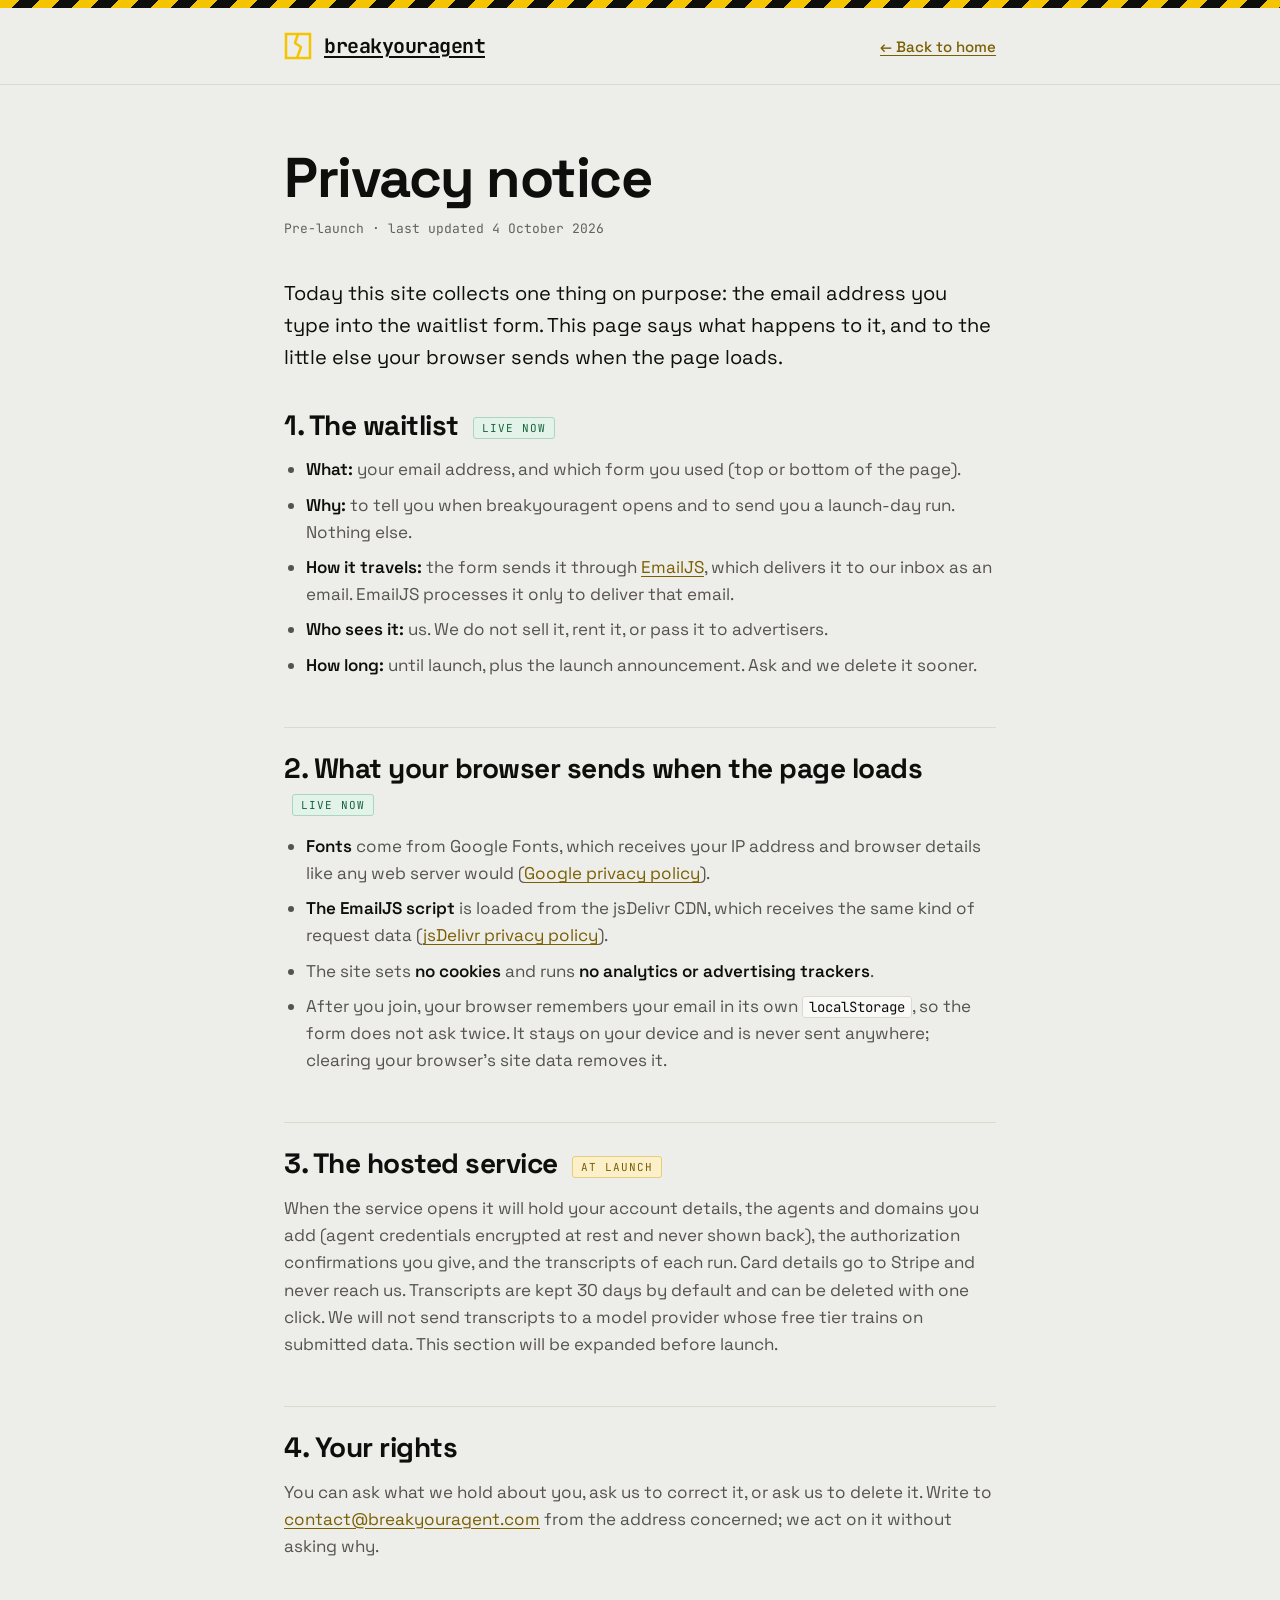
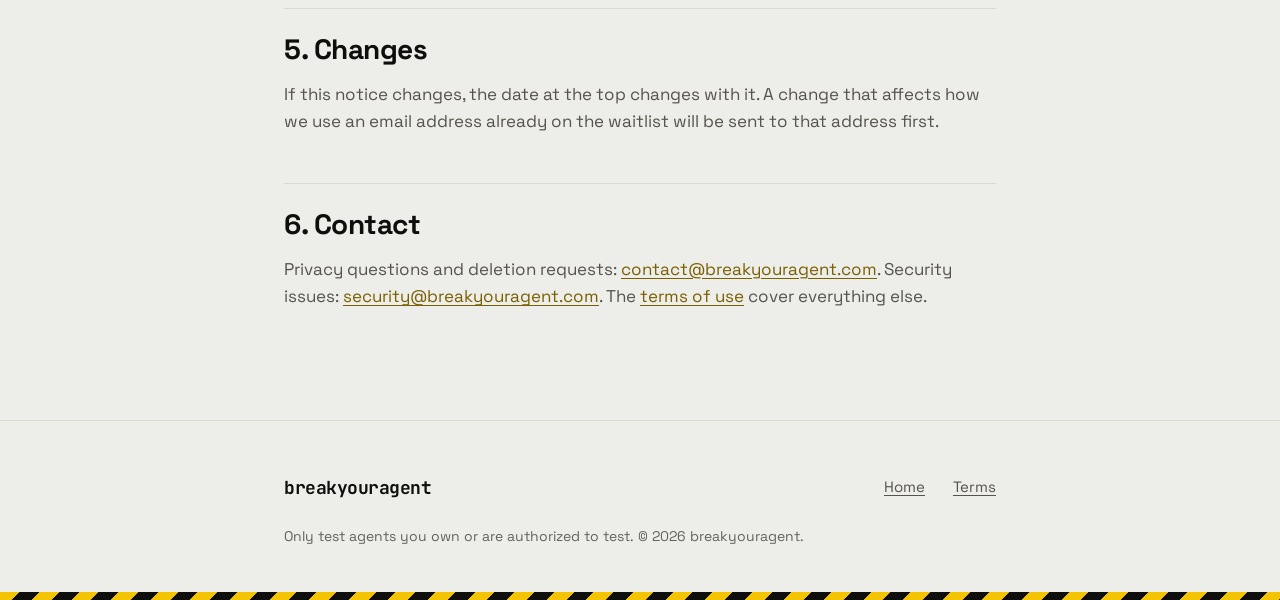
<file: privacy.html>
<!doctype html>
<html lang="en">
<head>
<meta charset="utf-8">
<meta name="viewport" content="width=device-width, initial-scale=1">
<title>Privacy notice: breakyouragent</title>
<meta name="description" content="What breakyouragent collects on this site, who processes it, how long it is kept, and how to have it deleted.">
<meta name="robots" content="index,follow">
<meta name="theme-color" content="#EDEDEA">
<meta property="og:type" content="article">
<meta property="og:title" content="Privacy notice: breakyouragent">
<meta property="og:url" content="https://breakyouragent.com/privacy.html">
<meta property="og:image" content="https://breakyouragent.com/og.png">
<meta name="twitter:card" content="summary_large_image">
<link rel="canonical" href="https://breakyouragent.com/privacy.html">
<link rel="icon" href="favicon.svg" type="image/svg+xml">
<link rel="preconnect" href="https://fonts.googleapis.com">
<link rel="preconnect" href="https://fonts.gstatic.com" crossorigin>
<link href="https://fonts.googleapis.com/css2?family=Space+Grotesk:wght@400;500;600;700&family=JetBrains+Mono:wght@400;500;700&display=swap" rel="stylesheet">
<link rel="stylesheet" href="legal.css">
</head>
<body>
<div class="stripe"></div>
<header><div class="wrap nav">
  <a class="logo" href="index.html" aria-label="breakyouragent home">
    <svg width="28" height="28" viewBox="0 0 28 28" fill="none" aria-hidden="true"><rect x="2" y="2" width="24" height="24" stroke="#F5C400" stroke-width="2.5"/><path d="M14 2 L11 11 L17 15 L13 26" stroke="#F5C400" stroke-width="2.5" stroke-linejoin="bevel"/></svg>
    breakyouragent</a>
  <a class="back" href="index.html">&larr; Back to home</a>
</div></header>

<main><div class="wrap">
  <h1>Privacy notice</h1>
  <p class="updated">Pre-launch &middot; last updated 4 October 2026</p>

  <p class="lede">Today this site collects one thing on purpose: the email address you type into the waitlist form. This page says what happens to it, and to the little else your browser sends when the page loads.</p>

  <h2>1. The waitlist <span class="tag live">Live now</span></h2>
  <ul>
    <li><strong>What:</strong> your email address, and which form you used (top or bottom of the page).</li>
    <li><strong>Why:</strong> to tell you when breakyouragent opens and to send you a launch-day run. Nothing else.</li>
    <li><strong>How it travels:</strong> the form sends it through <a href="https://www.emailjs.com/legal/privacy-policy/" rel="noopener">EmailJS</a>, which delivers it to our inbox as an email. EmailJS processes it only to deliver that email.</li>
    <li><strong>Who sees it:</strong> us. We do not sell it, rent it, or pass it to advertisers.</li>
    <li><strong>How long:</strong> until launch, plus the launch announcement. Ask and we delete it sooner.</li>
  </ul>

  <h2>2. What your browser sends when the page loads <span class="tag live">Live now</span></h2>
  <ul>
    <li><strong>Fonts</strong> come from Google Fonts, which receives your IP address and browser details like any web server would (<a href="https://policies.google.com/privacy" rel="noopener">Google privacy policy</a>).</li>
    <li><strong>The EmailJS script</strong> is loaded from the jsDelivr CDN, which receives the same kind of request data (<a href="https://www.jsdelivr.com/terms/privacy-policy-jsdelivr-net" rel="noopener">jsDelivr privacy policy</a>).</li>
    <li>The site sets <strong>no cookies</strong> and runs <strong>no analytics or advertising trackers</strong>.</li>
    <li>After you join, your browser remembers your email in its own <code>localStorage</code>, so the form does not ask twice. It stays on your device and is never sent anywhere; clearing your browser's site data removes it.</li>
  </ul>

  <h2>3. The hosted service <span class="tag planned">At launch</span></h2>
  <p>When the service opens it will hold your account details, the agents and domains you add (agent credentials encrypted at rest and never shown back), the authorization confirmations you give, and the transcripts of each run. Card details go to Stripe and never reach us. Transcripts are kept 30 days by default and can be deleted with one click. We will not send transcripts to a model provider whose free tier trains on submitted data. This section will be expanded before launch.</p>

  <h2>4. Your rights</h2>
  <p>You can ask what we hold about you, ask us to correct it, or ask us to delete it. Write to <a href="mailto:contact@breakyouragent.com">contact@breakyouragent.com</a> from the address concerned; we act on it without asking why.</p>

  <h2>5. Changes</h2>
  <p>If this notice changes, the date at the top changes with it. A change that affects how we use an email address already on the waitlist will be sent to that address first.</p>

  <h2>6. Contact</h2>
  <p>Privacy questions and deletion requests: <a href="mailto:contact@breakyouragent.com">contact@breakyouragent.com</a>. Security issues: <a href="mailto:security@breakyouragent.com">security@breakyouragent.com</a>. The <a href="terms.html">terms of use</a> cover everything else.</p>
</div></main>

<footer><div class="wrap">
  <span class="logo" style="font-size:18px">breakyouragent</span>
  <nav>
    <a href="index.html">Home</a>
    <a href="terms.html">Terms</a>
  </nav>
  <p class="legal">Only test agents you own or are authorized to test. &copy; 2026 breakyouragent.</p>
</div></footer>
<div class="stripe"></div>
</body>
</html>
</file>
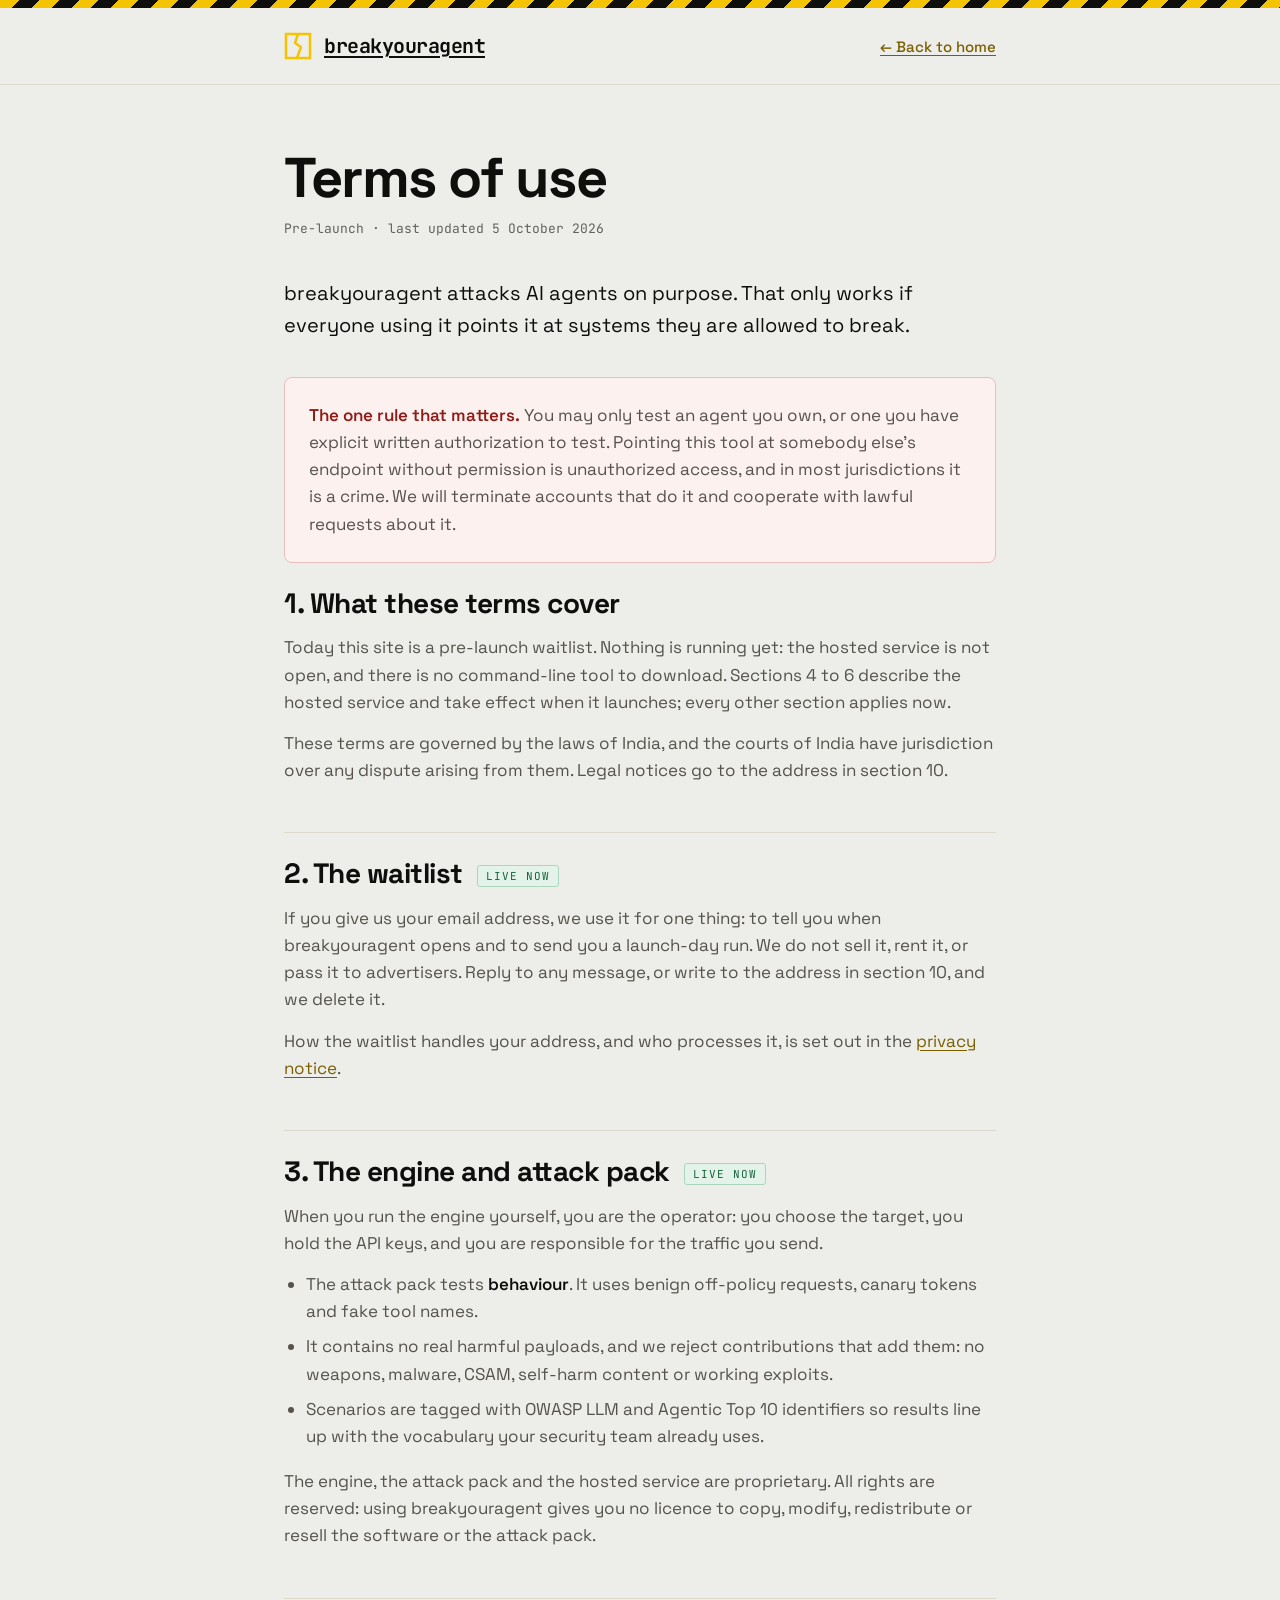
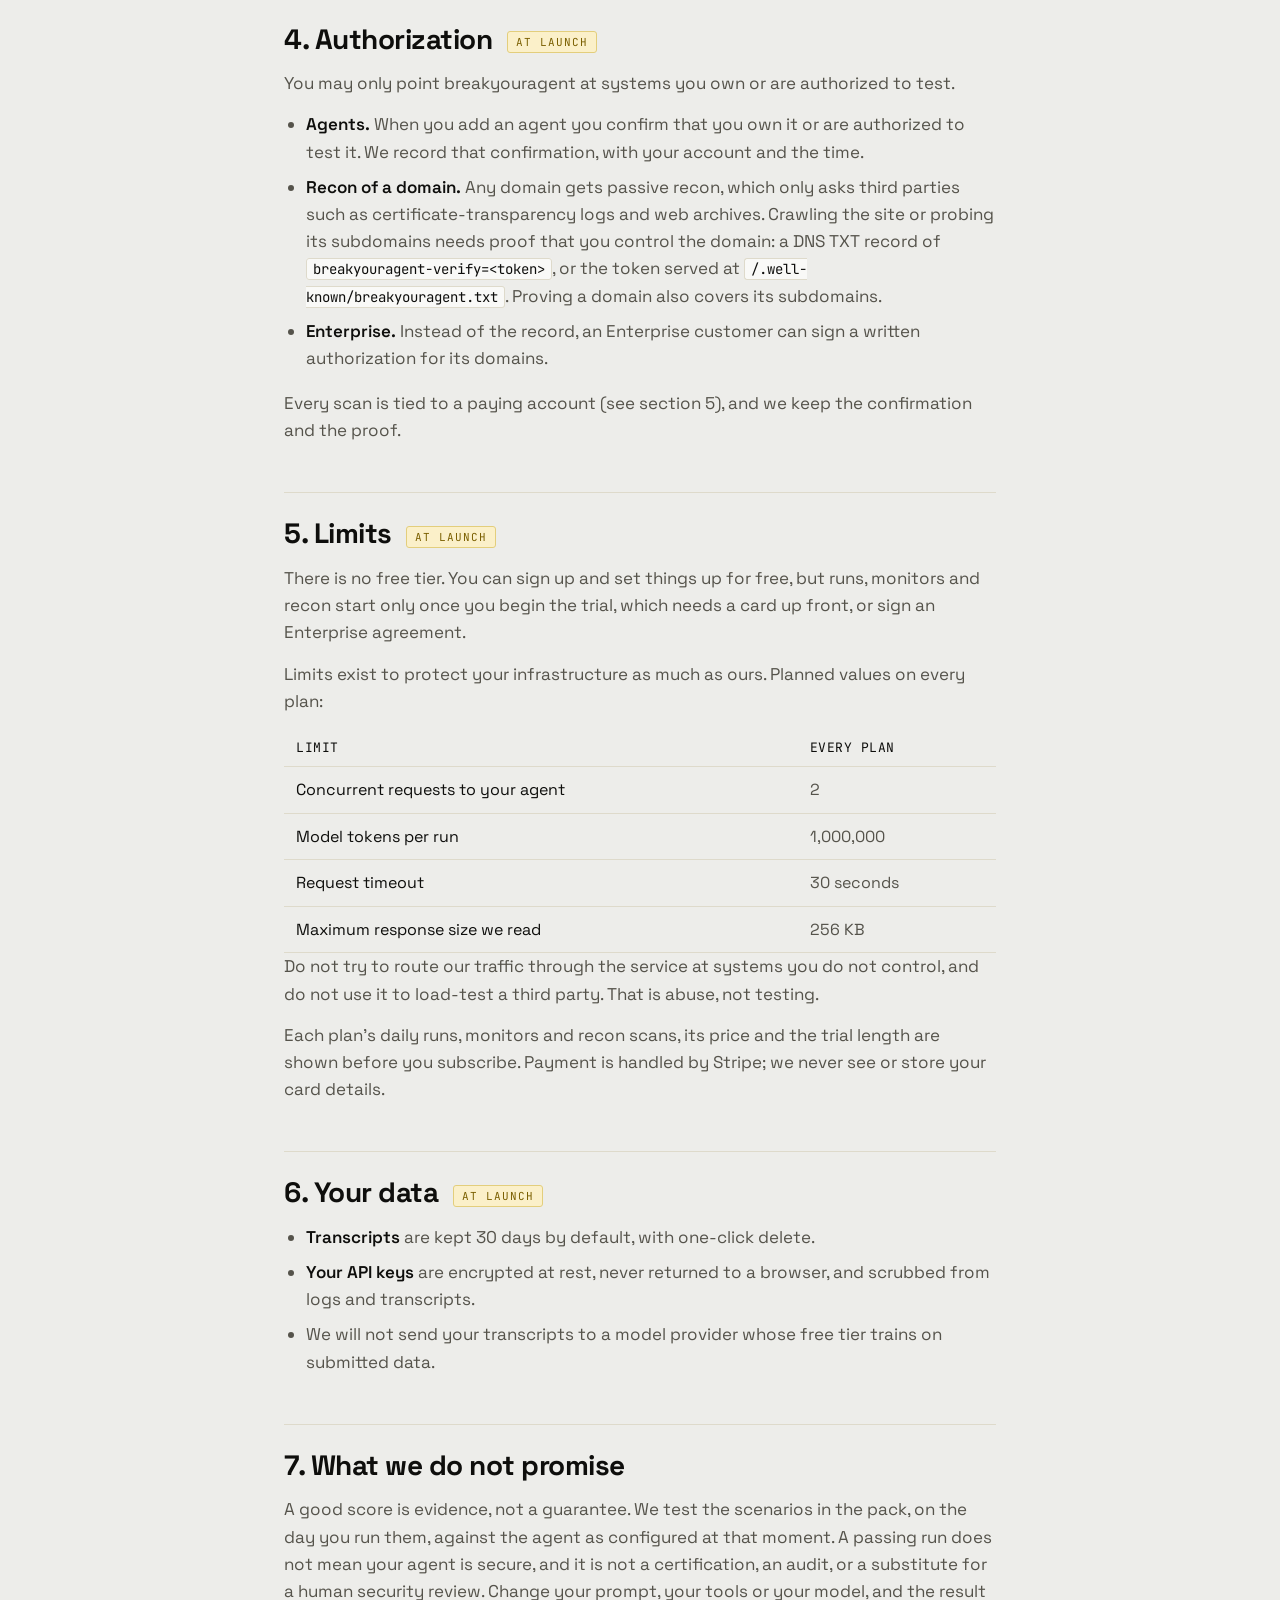
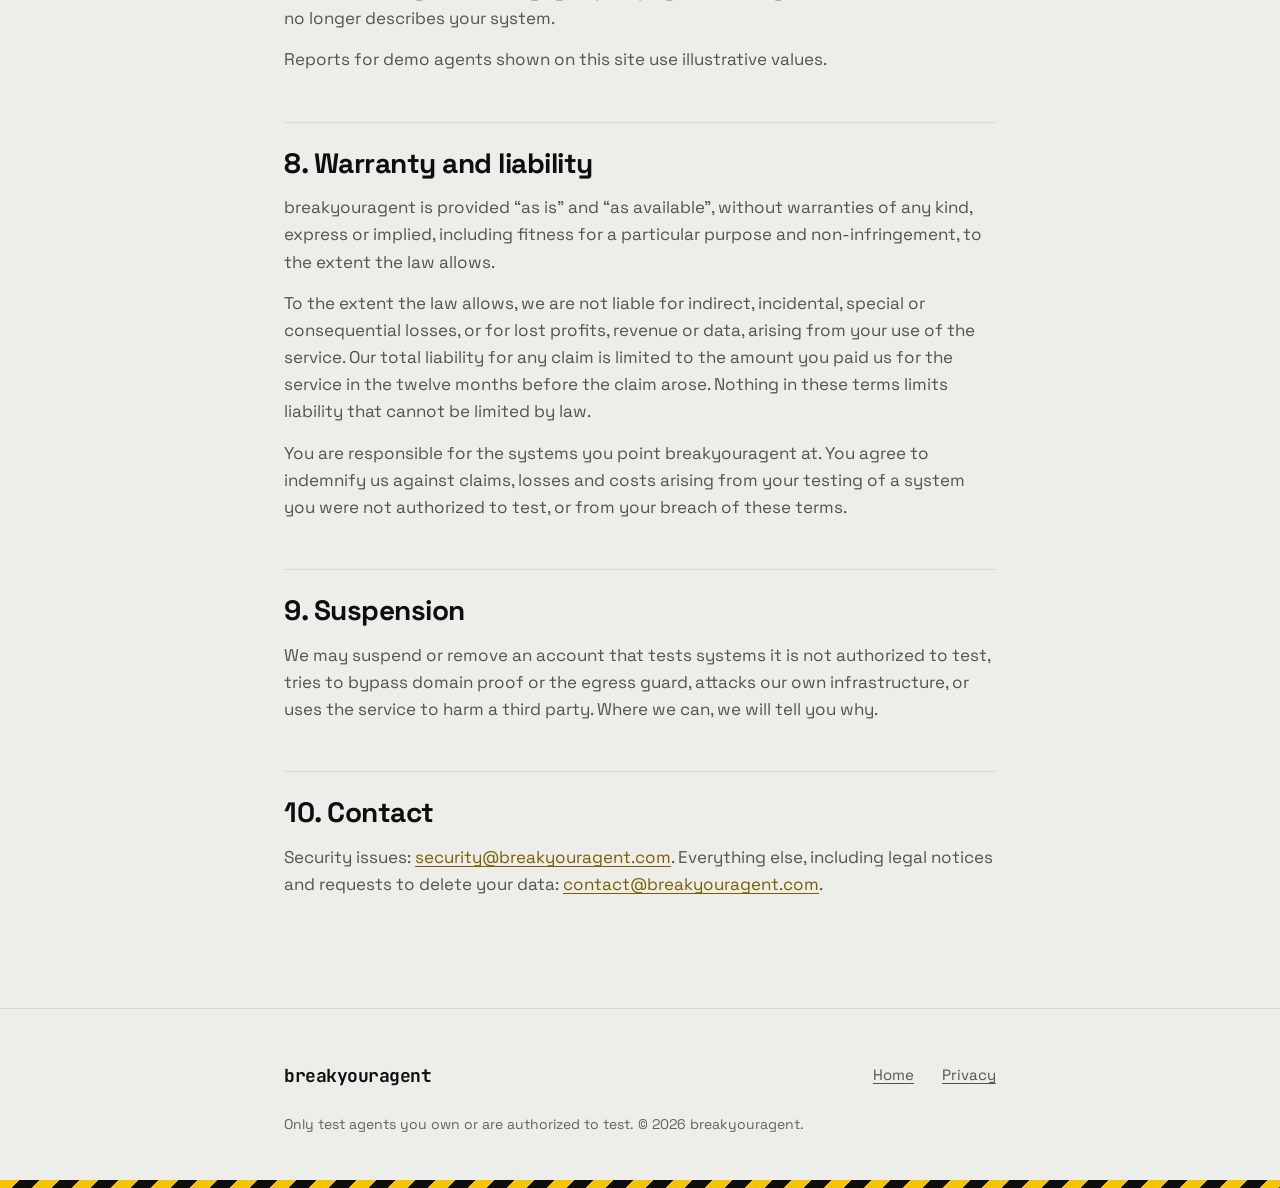
<file: terms.html>
<!doctype html>
<html lang="en">
<head>
<meta charset="utf-8">
<meta name="viewport" content="width=device-width, initial-scale=1">
<title>Terms of use: breakyouragent</title>
<meta name="description" content="Terms of use for breakyouragent. You may only test agents you own or are authorized to test.">
<meta name="robots" content="index,follow">
<meta name="theme-color" content="#EDEDEA">
<meta property="og:type" content="article">
<meta property="og:title" content="Terms of use: breakyouragent">
<meta property="og:url" content="https://breakyouragent.com/terms.html">
<meta property="og:image" content="https://breakyouragent.com/og.png">
<meta name="twitter:card" content="summary_large_image">
<link rel="canonical" href="https://breakyouragent.com/terms.html">
<link rel="icon" href="favicon.svg" type="image/svg+xml">
<link rel="preconnect" href="https://fonts.googleapis.com">
<link rel="preconnect" href="https://fonts.gstatic.com" crossorigin>
<link href="https://fonts.googleapis.com/css2?family=Space+Grotesk:wght@400;500;600;700&family=JetBrains+Mono:wght@400;500;700&display=swap" rel="stylesheet">
<link rel="stylesheet" href="legal.css">
</head>
<body>
<div class="stripe"></div>
<header><div class="wrap nav">
  <a class="logo" href="index.html" aria-label="breakyouragent home">
    <svg width="28" height="28" viewBox="0 0 28 28" fill="none" aria-hidden="true"><rect x="2" y="2" width="24" height="24" stroke="#F5C400" stroke-width="2.5"/><path d="M14 2 L11 11 L17 15 L13 26" stroke="#F5C400" stroke-width="2.5" stroke-linejoin="bevel"/></svg>
    breakyouragent</a>
  <a class="back" href="index.html">&larr; Back to home</a>
</div></header>

<main><div class="wrap">
  <h1>Terms of use</h1>
  <p class="updated">Pre-launch &middot; last updated 5 October 2026</p>

  <p class="lede">breakyouragent attacks AI agents on purpose. That only works if everyone using it points it at systems they are allowed to break.</p>

  <div class="box warn">
    <p><strong>The one rule that matters.</strong> You may only test an agent you own, or one you have explicit written authorization to test. Pointing this tool at somebody else's endpoint without permission is unauthorized access, and in most jurisdictions it is a crime. We will terminate accounts that do it and cooperate with lawful requests about it.</p>
  </div>

  <h2>1. What these terms cover</h2>
  <p>Today this site is a pre-launch waitlist. Nothing is running yet: the hosted service is not open, and there is no command-line tool to download. Sections 4 to 6 describe the hosted service and take effect when it launches; every other section applies now.</p>
  <p>These terms are governed by the laws of India, and the courts of India have jurisdiction over any dispute arising from them. Legal notices go to the address in section 10.</p>

  <h2>2. The waitlist <span class="tag live">Live now</span></h2>
  <p>If you give us your email address, we use it for one thing: to tell you when breakyouragent opens and to send you a launch-day run. We do not sell it, rent it, or pass it to advertisers. Reply to any message, or write to the address in section 10, and we delete it.</p>
  <p>How the waitlist handles your address, and who processes it, is set out in the <a href="privacy.html">privacy notice</a>.</p>

  <h2>3. The engine and attack pack <span class="tag live">Live now</span></h2>
  <p>When you run the engine yourself, you are the operator: you choose the target, you hold the API keys, and you are responsible for the traffic you send.</p>
  <ul>
    <li>The attack pack tests <strong>behaviour</strong>. It uses benign off-policy requests, canary tokens and fake tool names.</li>
    <li>It contains no real harmful payloads, and we reject contributions that add them: no weapons, malware, CSAM, self-harm content or working exploits.</li>
    <li>Scenarios are tagged with OWASP LLM and Agentic Top 10 identifiers so results line up with the vocabulary your security team already uses.</li>
  </ul>
  <p>The engine, the attack pack and the hosted service are proprietary. All rights are reserved: using breakyouragent gives you no licence to copy, modify, redistribute or resell the software or the attack pack.</p>

  <h2>4. Authorization <span class="tag planned">At launch</span></h2>
  <p>You may only point breakyouragent at systems you own or are authorized to test.</p>
  <ul>
    <li><strong>Agents.</strong> When you add an agent you confirm that you own it or are authorized to test it. We record that confirmation, with your account and the time.</li>
    <li><strong>Recon of a domain.</strong> Any domain gets passive recon, which only asks third parties such as certificate-transparency logs and web archives. Crawling the site or probing its subdomains needs proof that you control the domain: a DNS TXT record of <code>breakyouragent-verify=&lt;token&gt;</code>, or the token served at <code>/.well-known/breakyouragent.txt</code>. Proving a domain also covers its subdomains.</li>
    <li><strong>Enterprise.</strong> Instead of the record, an Enterprise customer can sign a written authorization for its domains.</li>
  </ul>
  <p>Every scan is tied to a paying account (see section 5), and we keep the confirmation and the proof.</p>

  <h2>5. Limits <span class="tag planned">At launch</span></h2>
  <p>There is no free tier. You can sign up and set things up for free, but runs, monitors and recon start only once you begin the trial, which needs a card up front, or sign an Enterprise agreement.</p>
  <p>Limits exist to protect your infrastructure as much as ours. Planned values on every plan:</p>
  <div class="scroll"><table>
    <thead><tr><th>Limit</th><th>Every plan</th></tr></thead>
    <tbody>
      <tr><td>Concurrent requests to your agent</td><td>2</td></tr>
      <tr><td>Model tokens per run</td><td>1,000,000</td></tr>
      <tr><td>Request timeout</td><td>30 seconds</td></tr>
      <tr><td>Maximum response size we read</td><td>256 KB</td></tr>
    </tbody>
  </table></div>
  <p>Do not try to route our traffic through the service at systems you do not control, and do not use it to load-test a third party. That is abuse, not testing.</p>
  <p>Each plan's daily runs, monitors and recon scans, its price and the trial length are shown before you subscribe. Payment is handled by Stripe; we never see or store your card details.</p>

  <h2>6. Your data <span class="tag planned">At launch</span></h2>
  <ul>
    <li><strong>Transcripts</strong> are kept 30 days by default, with one-click delete.</li>
    <li><strong>Your API keys</strong> are encrypted at rest, never returned to a browser, and scrubbed from logs and transcripts.</li>
    <li>We will not send your transcripts to a model provider whose free tier trains on submitted data.</li>
  </ul>

  <h2>7. What we do not promise</h2>
  <p>A good score is evidence, not a guarantee. We test the scenarios in the pack, on the day you run them, against the agent as configured at that moment. A passing run does not mean your agent is secure, and it is not a certification, an audit, or a substitute for a human security review. Change your prompt, your tools or your model, and the result no longer describes your system.</p>
  <p>Reports for demo agents shown on this site use illustrative values.</p>

  <h2>8. Warranty and liability</h2>
  <p>breakyouragent is provided &ldquo;as is&rdquo; and &ldquo;as available&rdquo;, without warranties of any kind, express or implied, including fitness for a particular purpose and non-infringement, to the extent the law allows.</p>
  <p>To the extent the law allows, we are not liable for indirect, incidental, special or consequential losses, or for lost profits, revenue or data, arising from your use of the service. Our total liability for any claim is limited to the amount you paid us for the service in the twelve months before the claim arose. Nothing in these terms limits liability that cannot be limited by law.</p>
  <p>You are responsible for the systems you point breakyouragent at. You agree to indemnify us against claims, losses and costs arising from your testing of a system you were not authorized to test, or from your breach of these terms.</p>

  <h2>9. Suspension</h2>
  <p>We may suspend or remove an account that tests systems it is not authorized to test, tries to bypass domain proof or the egress guard, attacks our own infrastructure, or uses the service to harm a third party. Where we can, we will tell you why.</p>

  <h2>10. Contact</h2>
  <p>Security issues: <a href="mailto:security@breakyouragent.com">security@breakyouragent.com</a>. Everything else, including legal notices and requests to delete your data: <a href="mailto:contact@breakyouragent.com">contact@breakyouragent.com</a>.</p>
</div></main>

<footer><div class="wrap">
  <span class="logo" style="font-size:18px">breakyouragent</span>
  <nav>
    <a href="index.html">Home</a>
    <a href="privacy.html">Privacy</a>
  </nav>
  <p class="legal">Only test agents you own or are authorized to test. &copy; 2026 breakyouragent.</p>
</div></footer>
<div class="stripe"></div>
</body>
</html>
</file>
<file: legal.css>
:root{--bg:#EDEDEA;--panel:#F9F9F7;--line:#DEDACB;--line2:#C6C1AE;--text:#0E0E0C;--muted:#55534B;--dim:#63635C;--accent:#F5C400;--accent-text:#7A5F00;--ink:#0E0E0C;--broke:#B3261E;--ok:#1F8A4C;
--sans:'Space Grotesk',ui-sans-serif,system-ui,sans-serif;--mono:'JetBrains Mono',ui-monospace,SFMono-Regular,Menlo,monospace}
*{box-sizing:border-box}html{scroll-behavior:smooth}
body{margin:0;background:var(--bg);color:var(--text);font-family:var(--sans);-webkit-font-smoothing:antialiased;line-height:1.6}
a{color:var(--accent-text);text-decoration:underline;text-underline-offset:3px}a:hover{color:var(--text)}
:focus-visible{outline:2px solid var(--accent);outline-offset:3px}
.stripe{height:8px;background:repeating-linear-gradient(135deg,var(--accent) 0 14px,var(--ink) 14px 28px)}
.wrap{max-width:760px;margin:0 auto;padding-inline:24px}
header{border-bottom:1px solid var(--line)}
.nav{display:flex;flex-wrap:wrap;align-items:center;justify-content:space-between;gap:12px;padding-block:16px}
.logo{display:flex;align-items:center;min-height:44px;gap:12px;font:700 20px var(--mono);letter-spacing:-.5px;color:var(--text)}
.logo:hover{text-decoration:none;color:var(--accent-text)}
.back{display:inline-flex;align-items:center;min-height:44px;font:15px var(--sans);font-weight:500}
main{padding-block:64px 96px}
h1{font-size:clamp(36px,6vw,56px);line-height:1.05;letter-spacing:-1.5px;margin:0 0 12px}
.updated{font:13px var(--mono);color:var(--dim);margin:0 0 40px}
h2{font-size:clamp(22px,3vw,28px);line-height:1.2;letter-spacing:-.5px;margin:48px 0 14px;padding-top:24px;border-top:1px solid var(--line)}
h2:first-of-type{border-top:0;padding-top:0;margin-top:0}
h3{font-size:18px;margin:28px 0 8px}
p,li{color:var(--muted);font-size:17px;margin:0 0 14px}
ul{padding-left:22px;margin:0 0 18px}li{margin-bottom:8px}
strong{color:var(--text);font-weight:600}
code{font:14px var(--mono);background:var(--panel);border:1px solid var(--line);border-radius:3px;padding:1px 6px;color:var(--text);overflow-wrap:break-word}
.lede{font-size:20px;color:var(--text);margin-bottom:36px}
.box{background:var(--panel);border:1px solid var(--line);border-radius:8px;padding:24px;margin:0 0 24px}
.box p:last-child,.box ul:last-child{margin-bottom:0}
.box.warn{border-color:#E7BEBA;background:#FDF1EF}
.box.warn strong{color:#8C1D18}
.tag{display:inline-block;font:11px var(--mono);letter-spacing:1px;text-transform:uppercase;padding:3px 8px;border-radius:3px;vertical-align:middle;margin-left:8px;white-space:nowrap}
.tag.live{background:#E4F3E9;color:#14633A;border:1px solid #A9D6BC}
.tag.planned{background:#FBF0C9;color:var(--accent-text);border:1px solid #E3CE7C}
table{width:100%;border-collapse:collapse;font-size:16px;margin:0 0 24px}
th,td{text-align:left;padding:10px 12px;border-bottom:1px solid var(--line);color:var(--muted)}
th{color:var(--text);font:13px var(--mono);letter-spacing:.5px;text-transform:uppercase}
td:first-child{color:var(--text)}
.scroll{overflow-x:auto;-webkit-overflow-scrolling:touch}
.scroll>table{min-width:100%;width:auto;margin-bottom:0}
td code{overflow-wrap:anywhere}
p a,li a{overflow-wrap:anywhere}
footer nav a{overflow-wrap:anywhere}
footer{border-top:1px solid var(--line);padding-block:44px}
footer .wrap{display:flex;flex-wrap:wrap;justify-content:space-between;gap:16px;align-items:center}
footer nav{display:flex;flex-wrap:wrap;gap:4px 28px}
footer nav a{display:inline-flex;align-items:center;min-height:44px;color:var(--muted);font-size:15px}
.legal{width:100%;font-size:14px;color:var(--dim);margin:0}
@media (max-width:640px){main{padding-block:44px 64px}h2{margin-top:36px}}
@media (max-width:420px){table{font-size:14px}th,td{padding:8px 10px}.scroll{margin-bottom:24px}}
@media (prefers-reduced-motion:reduce){html{scroll-behavior:auto}}

/* Terms is a legal document: people print it and save it as PDF. On paper the dark theme
   wastes ink and the link targets vanish, so print gets an inverted, quieter treatment. */
@media print{
  :root{--bg:#fff;--panel:#fff;--line:#bbb;--line2:#999;--text:#000;--muted:#1a1a1a;--dim:#444;--accent:#000;--accent-text:#000}
  body{background:#fff;color:#000;line-height:1.45}
  .stripe,.back,footer nav{display:none}
  .wrap{max-width:none;padding-inline:0}
  main{padding-block:0}
  a{color:#000;text-decoration:underline}
  a[href^="http"]::after,a[href^="mailto"]::after{content:" (" attr(href) ")";font-size:10px;color:#444;word-break:break-all}
  .box,.box.warn,code,table{background:#fff;border-color:#bbb}
  .box.warn strong{color:#000}
  .tag,.tag.live,.tag.planned{background:#fff;color:#000;border:1px solid #666}
  h1{font-size:26pt}h2{font-size:14pt;break-after:avoid}h3{break-after:avoid}
  p,li,td,th{font-size:10.5pt}
  table,.box{break-inside:avoid}
  .legal{color:#000}
}
</file>
